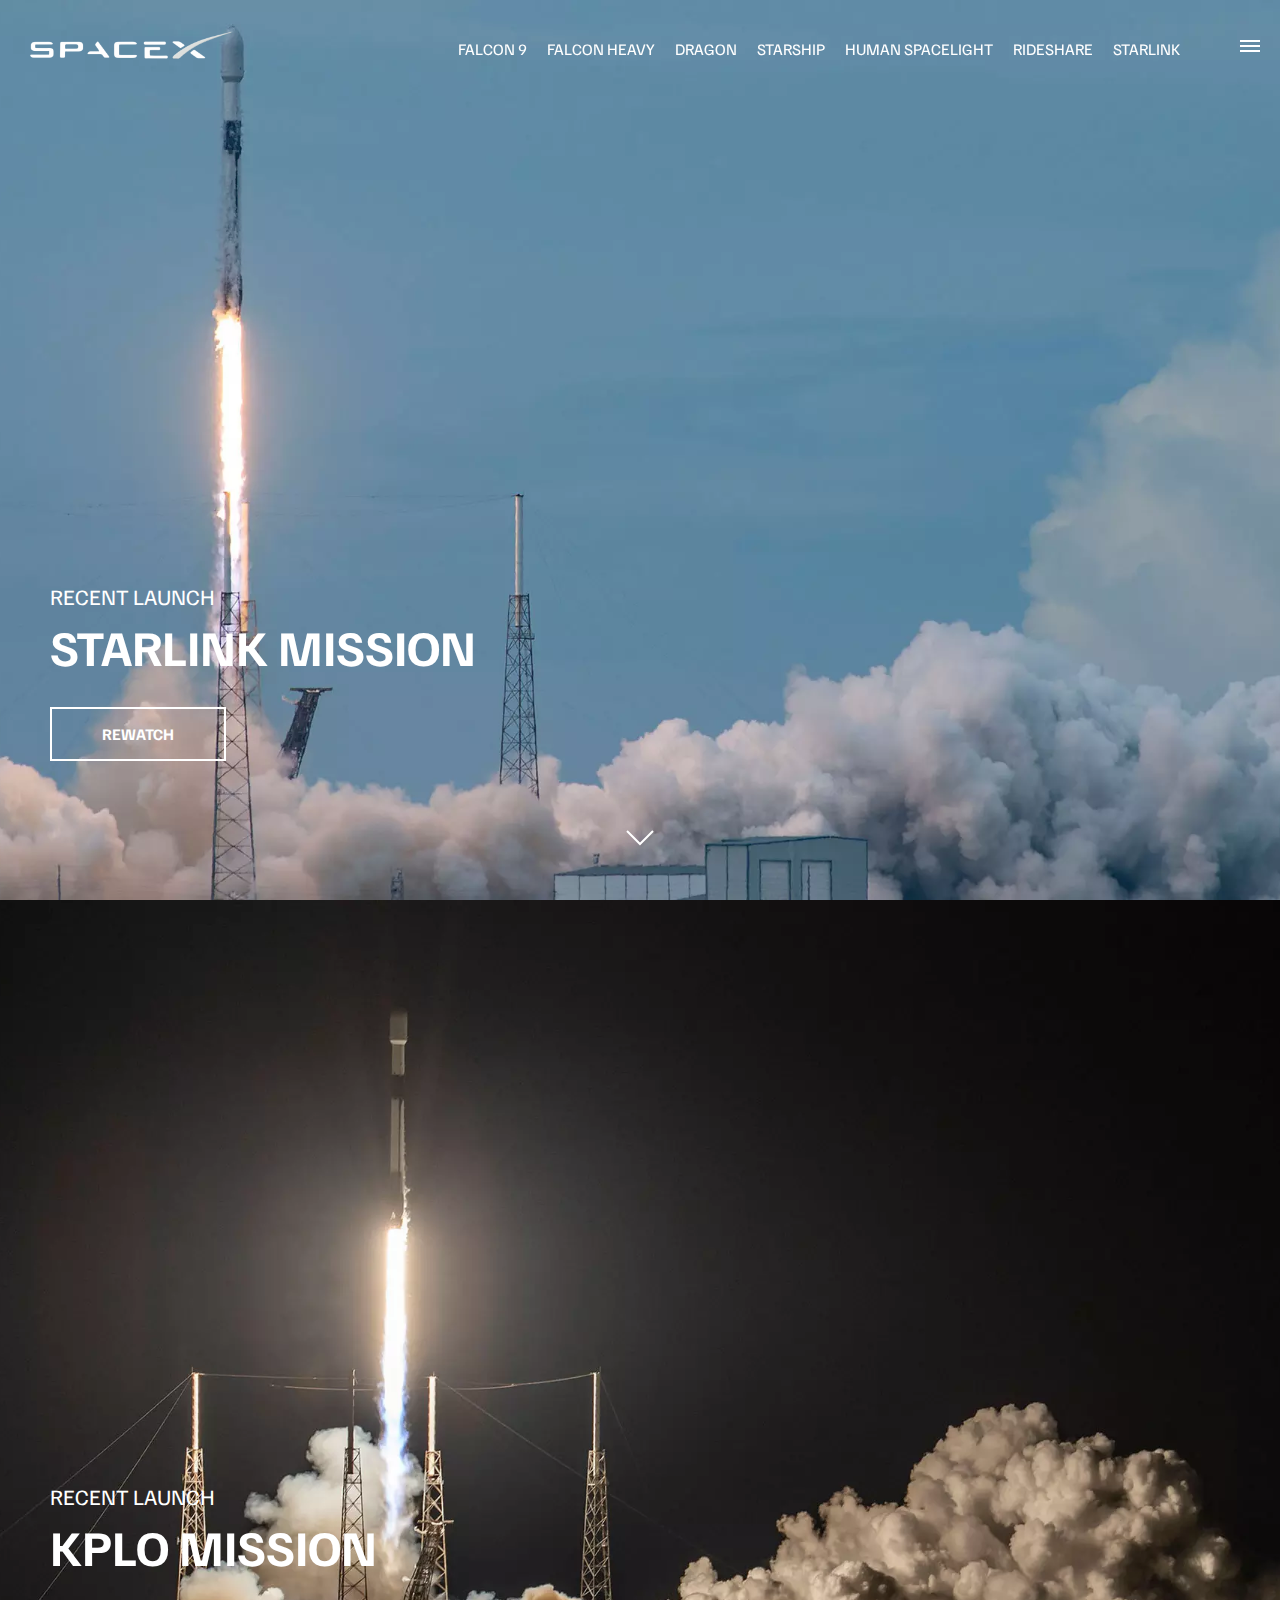
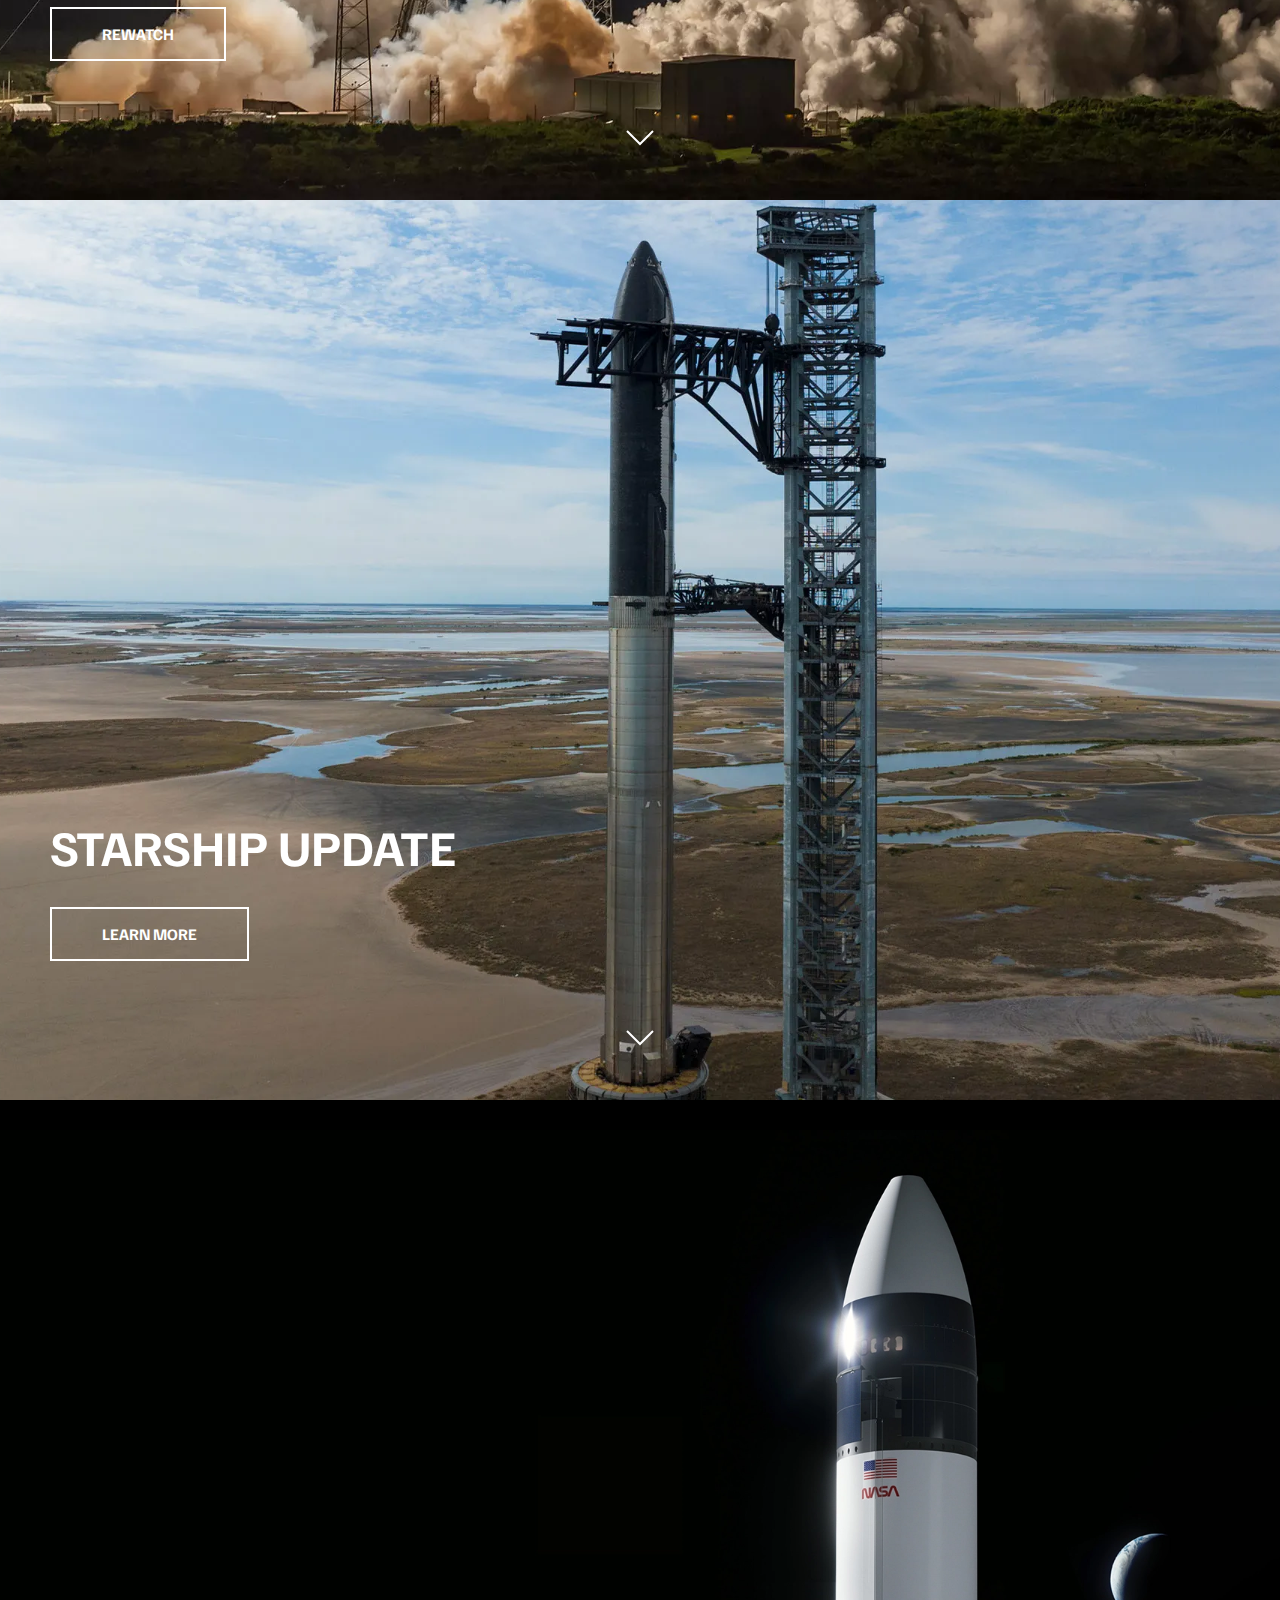
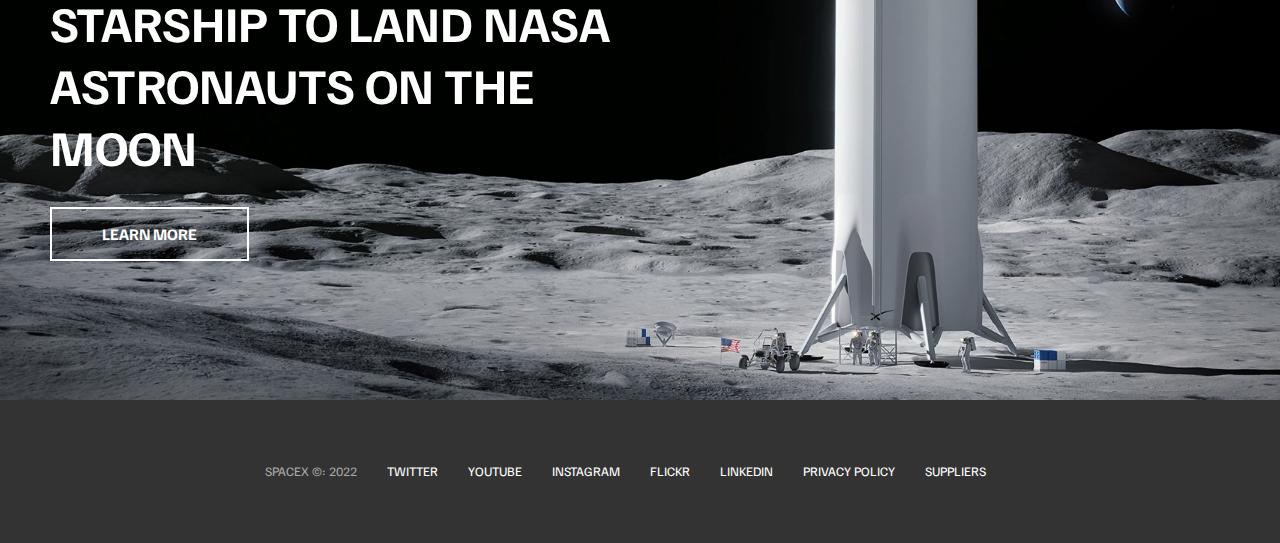
<file: index.html>
<!DOCTYPE html>
<html lang="en">
  <head>
    <meta charset="UTF-8" />
    <meta http-equiv="X-UA-Compatible" content="IE=edge" />
    <meta name="viewport" content="width=device-width, initial-scale=1.0" />
    <link rel="stylesheet" href="style.css" />
    <title>SpaceX Clone</title>
  </head>
  <body>
    <div id="overlay"></div>
    <div id="mobile-menu" class="mobile-main-menu">
      <ul>
        <li class="mobile-only"><a href="falcon9.html">Falcon 9</a></li>
        <li class="mobile-only"><a href="falconheavy.html">falcon Heavy</a></li>
        <li class="mobile-only"><a href="dragon.html">Dragon</a></li>
        <li class="mobile-only"><a href="#">Starship</a></li>
        <li class="mobile-only"><a href="#">Human Spacelight</a></li>
        <li class="mobile-only"><a href="#">RideShare</a></li>
        <li class="mobile-only"><a href="#">Starlink</a></li>

        <li><a href="#">missions</a></li>
        <li><a href="#">launches</a></li>
        <li><a href="#">careers</a></li>
        <li><a href="#">updates</a></li>
        <li><a href="#">shop</a></li>
      </ul>
    </div>
    <header class="main-header">
      <div class="logo">
        <a href="index.html">
          <img src="./img/logo.png" alt="SpaceX" />
        </a>
      </div>
      <nav class="desktop-main-menu">
        <ul>
          <li><a href="falcon9.html">Falcon 9</a></li>
          <li><a href="falconheavy.html">falcon Heavy</a></li>
          <li><a href="dragon.html">Dragon</a></li>
          <li><a href="#">Starship</a></li>
          <li><a href="#">Human Spacelight</a></li>
          <li><a href="#">RideShare</a></li>
          <li><a href="#">Starlink</a></li>
        </ul>
      </nav>
    </header>

    <!-- hamburger menu -->
    <button id="menu-btn" class="hamburger" type="button">
      <span class="hamburger-top"></span>
      <span class="hamburger-middle"></span>
      <span class="hamburger-bottom"></span>
    </button>
    <!-- section A -->
    <section class="section-a">
      <div class="section-inner">
        <h4>recent launch</h4>
        <h2>starlink mission</h2>
        <a href="#" class="btn">
          <div class="hover"></div>
          <span>rewatch</span>
        </a>
      </div>
      <div class="scroll-arrow">
        <svg width="30px" height="20px">
          <path
            stroke="#ffffff"
            fill="none"
            stroke-width="2px"
            d="M2.000,5.000 L15.000,18.000 L28.000,5.000 "
          ></path>
        </svg>
      </div>
    </section>

    <!-- section B -->
    <section class="section-b">
      <div class="section-inner">
        <h4>recent launch</h4>
        <h2>kplo mission</h2>
        <a href="#" class="btn">
          <div class="hover"></div>
          <span>rewatch</span>
        </a>
      </div>
      <div class="scroll-arrow">
        <svg width="30px" height="20px">
          <path
            stroke="#ffffff"
            fill="none"
            stroke-width="2px"
            d="M2.000,5.000 L15.000,18.000 L28.000,5.000 "
          ></path>
        </svg>
      </div>
    </section>

    <!-- section c -->
    <section class="section-c">
      <div class="section-inner">
        <h2>starship update</h2>
        <a href="#" class="btn">
          <div class="hover"></div>
          <span>learn more</span>
        </a>
      </div>
      <div class="scroll-arrow">
        <svg width="30px" height="20px">
          <path
            stroke="#ffffff"
            fill="none"
            stroke-width="2px"
            d="M2.000,5.000 L15.000,18.000 L28.000,5.000 "
          ></path>
        </svg>
      </div>
    </section>

    <!-- section d -->
    <section class="section-d">
      <div class="section-inner">
        <h2>starship to land nasa astronauts on the moon</h2>
        <a href="#" class="btn">
          <div class="hover"></div>
          <span>learn more</span>
        </a>
      </div>
    </section>

    <footer>
      <ul>
        <li>SpaceX &copy: 2022</li>
        <li><a href="#">Twitter</a></li>
        <li><a href="#">YouTube</a></li>
        <li><a href="#">Instagram</a></li>
        <li><a href="#">Flickr</a></li>
        <li><a href="#">LinkedIn</a></li>
        <li><a href="#">Privacy Policy</a></li>
        <li><a href="#">Suppliers</a></li>
      </ul>
    </footer>
    <script src="script.js"></script>
  </body>
</html>
</file>
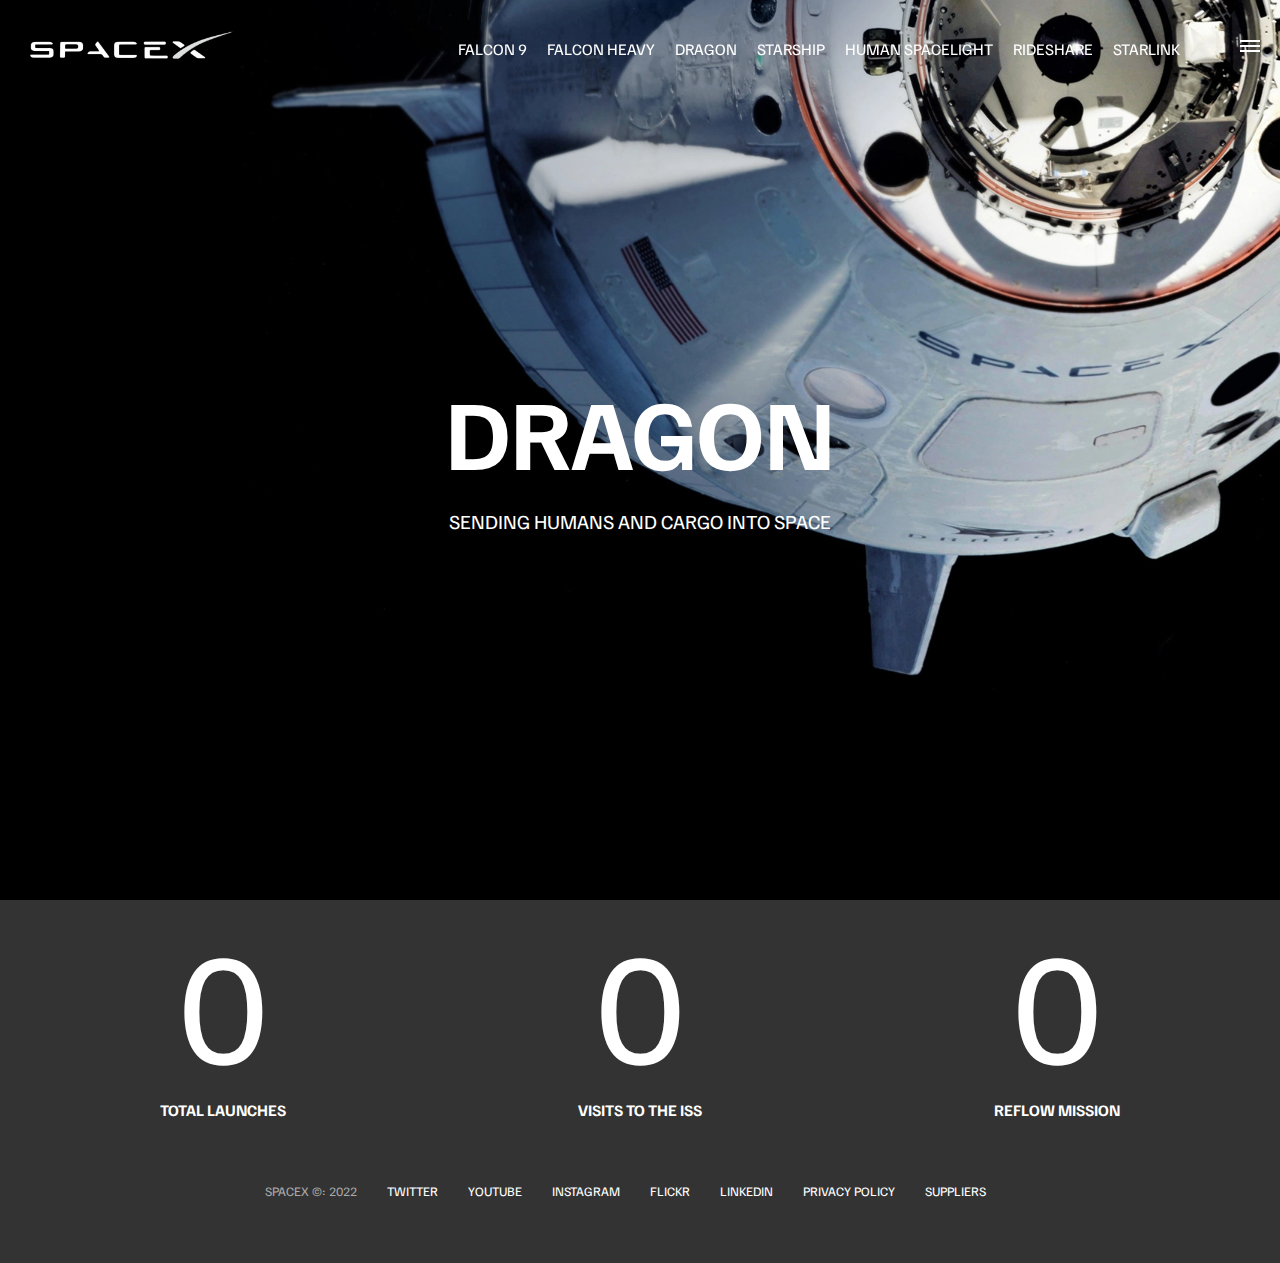
<file: dragon.html>
<!DOCTYPE html>
<html lang="en">
  <head>
    <meta charset="UTF-8" />
    <meta http-equiv="X-UA-Compatible" content="IE=edge" />
    <meta name="viewport" content="width=device-width, initial-scale=1.0" />
    <link rel="stylesheet" href="style.css" />
    <title>Dragon</title>
  </head>
  <body>
    <div id="overlay"></div>
    <div id="mobile-menu" class="mobile-main-menu">
      <ul>
        <li class="mobile-only"><a href="falcon9.html">Falcon 9</a></li>
        <li class="mobile-only"><a href="falconheavy.html">falcon Heavy</a></li>
        <li class="mobile-only"><a href="dragon.html">Dragon</a></li>
        <li class="mobile-only"><a href="#">Starship</a></li>
        <li class="mobile-only"><a href="#">Human Spacelight</a></li>
        <li class="mobile-only"><a href="#">RideShare</a></li>
        <li class="mobile-only"><a href="#">Starlink</a></li>

        <li><a href="#">missions</a></li>
        <li><a href="#">launches</a></li>
        <li><a href="#">careers</a></li>
        <li><a href="#">updates</a></li>
        <li><a href="#">shop</a></li>
      </ul>
    </div>
    <header class="main-header">
      <div class="logo">
        <a href="index.html">
          <img src="./img/logo.png" alt="SpaceX" />
        </a>
      </div>
      <nav class="desktop-main-menu">
        <ul>
          <li><a href="falcon9.html">Falcon 9</a></li>
          <li><a href="falconheavy.html">falcon Heavy</a></li>
          <li><a href="dragon.html">Dragon</a></li>
          <li><a href="#">Starship</a></li>
          <li><a href="#">Human Spacelight</a></li>
          <li><a href="#">RideShare</a></li>
          <li><a href="#">Starlink</a></li>
        </ul>
      </nav>
    </header>

    <!-- hamburger menu -->
    <button id="menu-btn" class="hamburger" type="button">
      <span class="hamburger-top"></span>
      <span class="hamburger-middle"></span>
      <span class="hamburger-bottom"></span>
    </button>
    <!-- section A -->
    <section class="section-animate bg-dragon"></section>
    <div class="section-inner-center">
      <h3>dragon</h3>
      <p>SENDING HUMANS AND CARGO INTO SPACE</p>
    </div>

    <div class="stats">
      <div>
        <span class="counter" data-target="34">0</span>
        <h4>Total launches</h4>
      </div>
      <div>
        <span class="counter" data-target="31">0</span>
        <h4>visits to the iss</h4>
      </div>
      <div>
        <span class="counter" data-target="13">0</span>
        <h4>reflow mission</h4>
      </div>
    </div>

    <footer>
      <ul>
        <li>SpaceX &copy: 2022</li>
        <li><a href="#">Twitter</a></li>
        <li><a href="#">YouTube</a></li>
        <li><a href="#">Instagram</a></li>
        <li><a href="#">Flickr</a></li>
        <li><a href="#">LinkedIn</a></li>
        <li><a href="#">Privacy Policy</a></li>
        <li><a href="#">Suppliers</a></li>
      </ul>
    </footer>
    <script src="script.js"></script>
  </body>
</html>
</file>
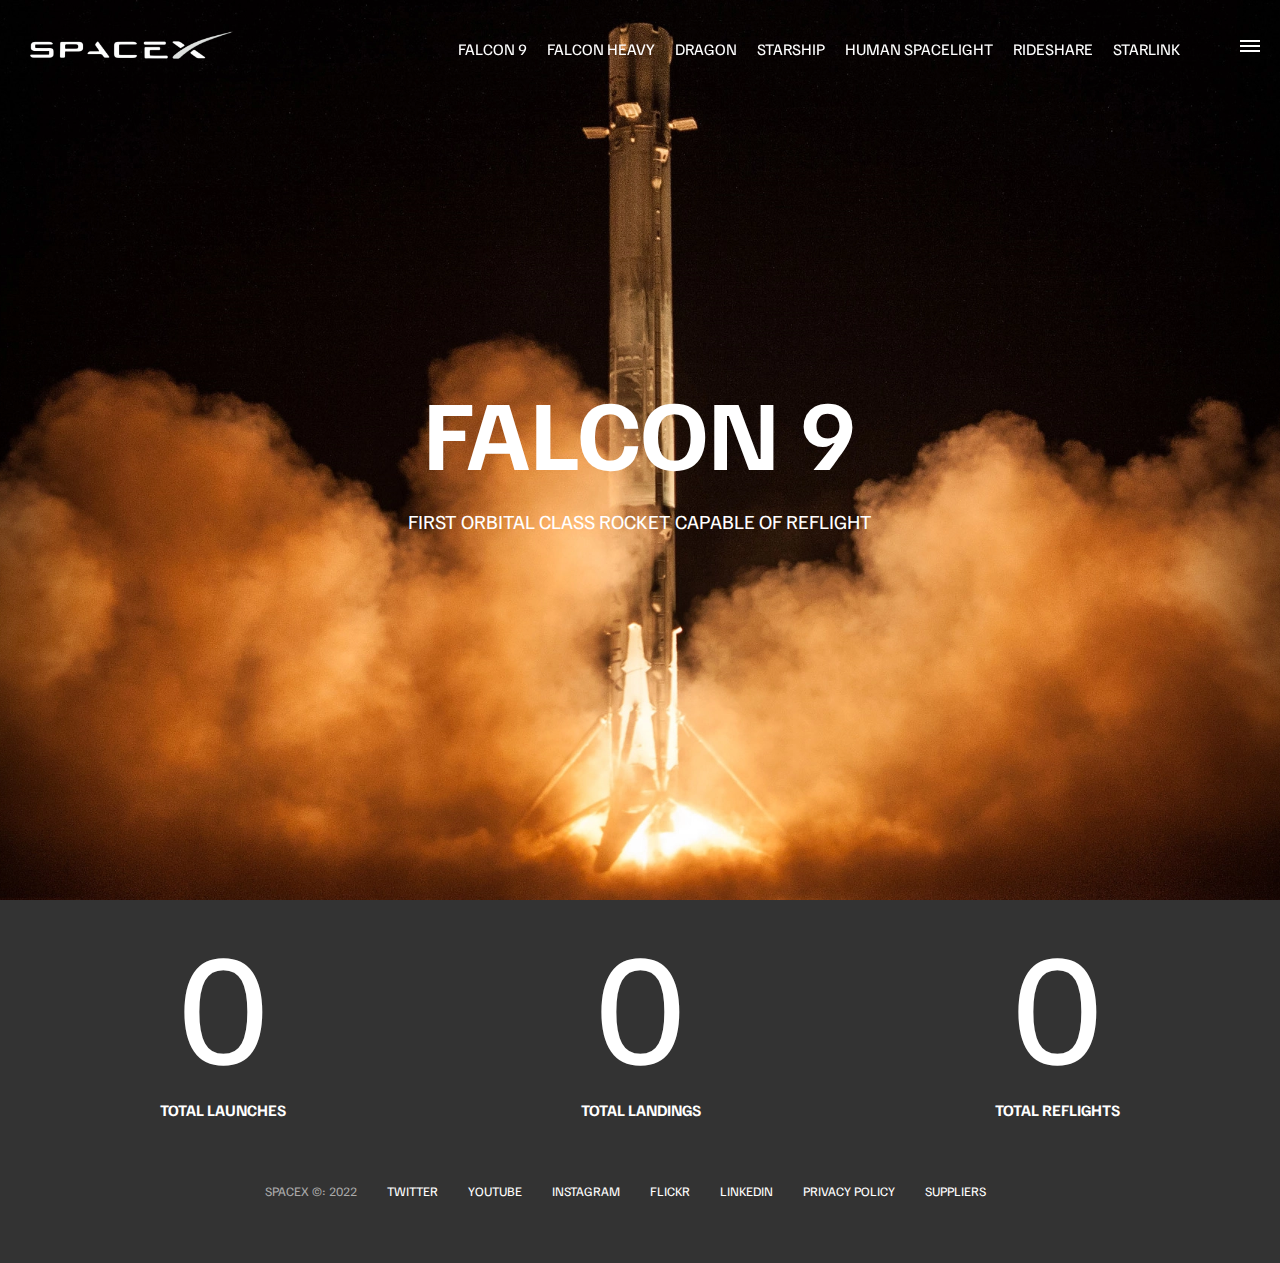
<file: falcon9.html>
<!DOCTYPE html>
<html lang="en">
  <head>
    <meta charset="UTF-8" />
    <meta http-equiv="X-UA-Compatible" content="IE=edge" />
    <meta name="viewport" content="width=device-width, initial-scale=1.0" />
    <link rel="stylesheet" href="style.css" />
    <title>Falcon 9</title>
  </head>
  <body>
    <div id="overlay"></div>
    <div id="mobile-menu" class="mobile-main-menu">
      <ul>
        <li class="mobile-only"><a href="falcon9.html">Falcon 9</a></li>
        <li class="mobile-only"><a href="falconheavy.html">falcon Heavy</a></li>
        <li class="mobile-only"><a href="dragon.html">Dragon</a></li>
        <li class="mobile-only"><a href="#">Starship</a></li>
        <li class="mobile-only"><a href="#">Human Spacelight</a></li>
        <li class="mobile-only"><a href="#">RideShare</a></li>
        <li class="mobile-only"><a href="#">Starlink</a></li>

        <li><a href="#">missions</a></li>
        <li><a href="#">launches</a></li>
        <li><a href="#">careers</a></li>
        <li><a href="#">updates</a></li>
        <li><a href="#">shop</a></li>
      </ul>
    </div>
    <header class="main-header">
      <div class="logo">
        <a href="index.html">
          <img src="./img/logo.png" alt="SpaceX" />
        </a>
      </div>
      <nav class="desktop-main-menu">
        <ul>
          <li><a href="falcon9.html">Falcon 9</a></li>
          <li><a href="falconheavy.html">falcon Heavy</a></li>
          <li><a href="dragon.html">Dragon</a></li>
          <li><a href="#">Starship</a></li>
          <li><a href="#">Human Spacelight</a></li>
          <li><a href="#">RideShare</a></li>
          <li><a href="#">Starlink</a></li>
        </ul>
      </nav>
    </header>

    <!-- hamburger menu -->
    <button id="menu-btn" class="hamburger" type="button">
      <span class="hamburger-top"></span>
      <span class="hamburger-middle"></span>
      <span class="hamburger-bottom"></span>
    </button>
    <!-- section A -->
    <section class="section-animate bg-falcon-9">

    </section>
    <div class="section-inner-center">
     <h3>falcon 9</h3>
     <p>FIRST ORBITAL CLASS ROCKET CAPABLE OF REFLIGHT</p>
    </div>

    <div class="stats">
     <div>
      <span class="counter" data-target="3">0</span>
      <h4>Total launches</h4>
     </div>
     <div>
      <span class="counter" data-target="7">0</span>
      <h4>Total landings</h4>
     </div>
     <div>
      <span class="counter" data-target="4">0</span>
      <h4>Total reflights</h4>
     </div>
    </div>

    <footer>
      <ul>
        <li>SpaceX &copy: 2022</li>
        <li><a href="#">Twitter</a></li>
        <li><a href="#">YouTube</a></li>
        <li><a href="#">Instagram</a></li>
        <li><a href="#">Flickr</a></li>
        <li><a href="#">LinkedIn</a></li>
        <li><a href="#">Privacy Policy</a></li>
        <li><a href="#">Suppliers</a></li>
      </ul>
    </footer>
    <script src="script.js"></script>
  </body>
</html>
</file>
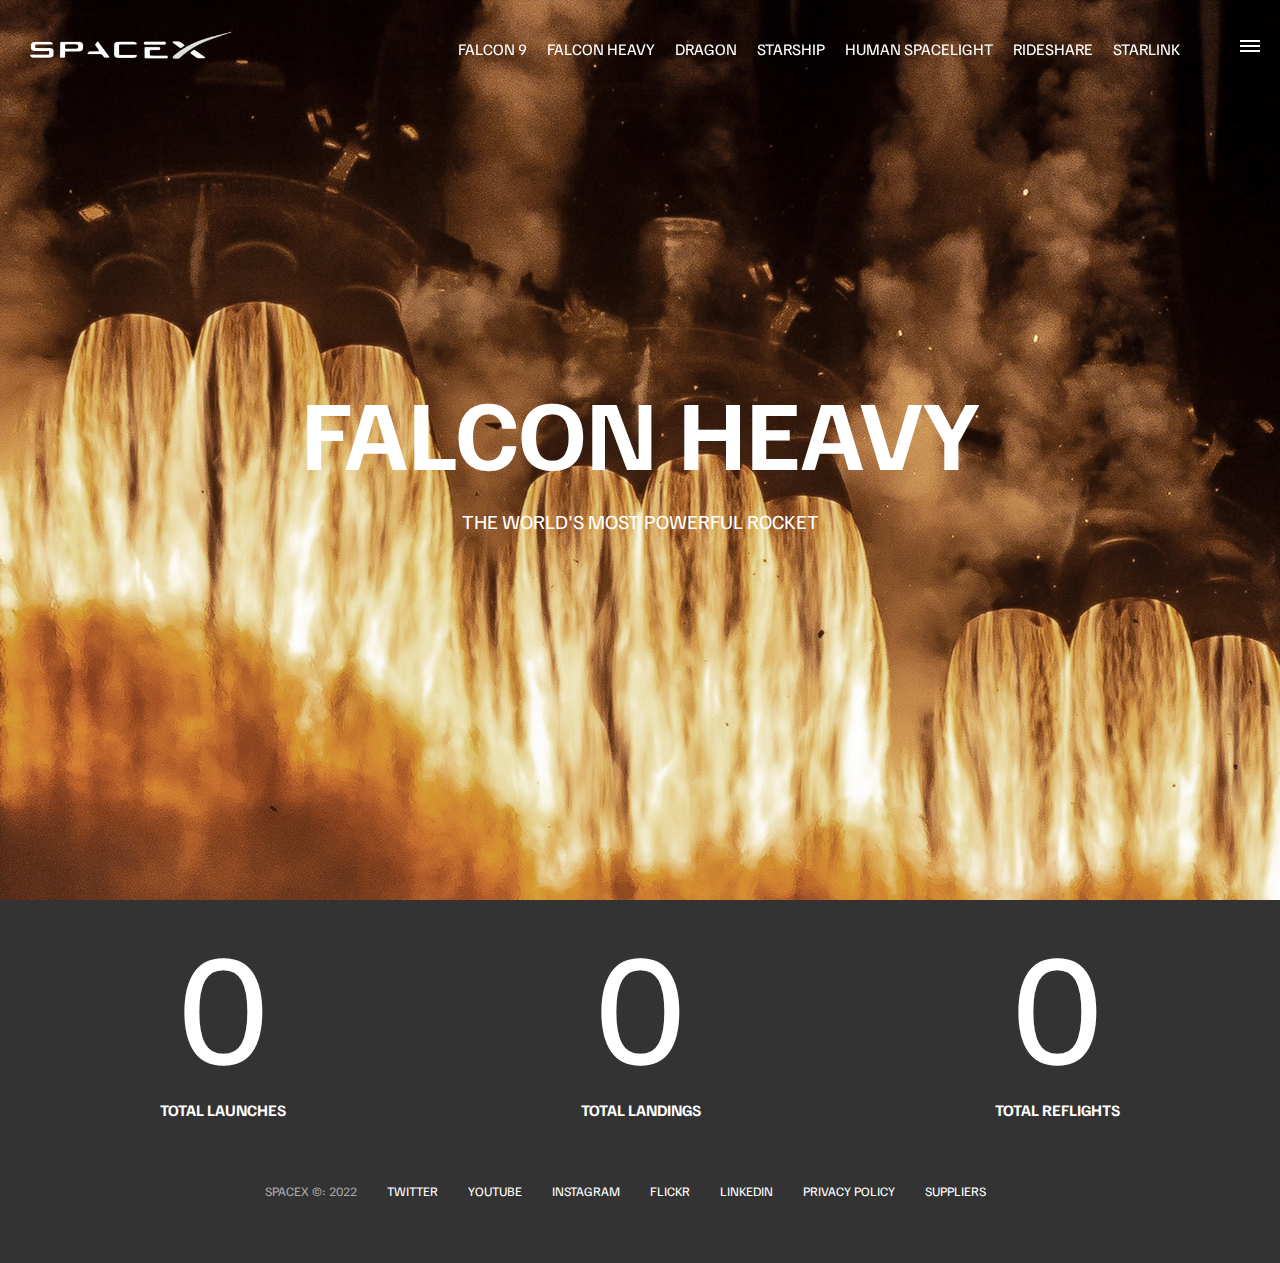
<file: falconheavy.html>
<!DOCTYPE html>
<html lang="en">
  <head>
    <meta charset="UTF-8" />
    <meta http-equiv="X-UA-Compatible" content="IE=edge" />
    <meta name="viewport" content="width=device-width, initial-scale=1.0" />
    <link rel="stylesheet" href="style.css" />
    <title>Falcon Heavy</title>
  </head>
  <body>
    <div id="overlay"></div>
    <div id="mobile-menu" class="mobile-main-menu">
      <ul>
        <li class="mobile-only"><a href="falcon9.html">Falcon 9</a></li>
        <li class="mobile-only"><a href="falconheavy.html">falcon Heavy</a></li>
        <li class="mobile-only"><a href="dragon.html">Dragon</a></li>
        <li class="mobile-only"><a href="#">Starship</a></li>
        <li class="mobile-only"><a href="#">Human Spacelight</a></li>
        <li class="mobile-only"><a href="#">RideShare</a></li>
        <li class="mobile-only"><a href="#">Starlink</a></li>

        <li><a href="#">missions</a></li>
        <li><a href="#">launches</a></li>
        <li><a href="#">careers</a></li>
        <li><a href="#">updates</a></li>
        <li><a href="#">shop</a></li>
      </ul>
    </div>
    <header class="main-header">
      <div class="logo">
        <a href="index.html">
          <img src="./img/logo.png" alt="SpaceX" />
        </a>
      </div>
      <nav class="desktop-main-menu">
        <ul>
          <li><a href="falcon9.html">Falcon 9</a></li>
          <li><a href="falconheavy.html">falcon Heavy</a></li>
          <li><a href="dragon.html">Dragon</a></li>
          <li><a href="#">Starship</a></li>
          <li><a href="#">Human Spacelight</a></li>
          <li><a href="#">RideShare</a></li>
          <li><a href="#">Starlink</a></li>
        </ul>
      </nav>
    </header>

    <!-- hamburger menu -->
    <button id="menu-btn" class="hamburger" type="button">
      <span class="hamburger-top"></span>
      <span class="hamburger-middle"></span>
      <span class="hamburger-bottom"></span>
    </button>
    <!-- section A -->
    <section class="section-animate bg-falcon-heavy">

    </section>
    <div class="section-inner-center">
     <h3>falcon heavy</h3>
     <p>THE WORLD'S MOST POWERFUL ROCKET</p>
    </div>

    <div class="stats">
     <div>
      <span class="counter" data-target="3">0</span>
      <h4>Total launches</h4>
     </div>
     <div>
      <span class="counter" data-target="7">0</span>
      <h4>Total landings</h4>
     </div>
     <div>
      <span class="counter" data-target="4">0</span>
      <h4>Total reflights</h4>
     </div>
    </div>

    <footer>
      <ul>
        <li>SpaceX &copy: 2022</li>
        <li><a href="#">Twitter</a></li>
        <li><a href="#">YouTube</a></li>
        <li><a href="#">Instagram</a></li>
        <li><a href="#">Flickr</a></li>
        <li><a href="#">LinkedIn</a></li>
        <li><a href="#">Privacy Policy</a></li>
        <li><a href="#">Suppliers</a></li>
      </ul>
    </footer>
    <script src="script.js"></script>
  </body>
</html>
</file>
<file: style.css>
@import url('https://fonts.googleapis.com/css2?family=Familjen+Grotesk:wght@400;600;700&display=swap');

*,
*::before,
*::after {
  margin: 0;
  padding: 0;
  box-sizing: border-box;
}

body {
  font-family: 'Familjen Grotesk', sans-serif;
  background: #333;
  color: #fff;
}

a {
  text-decoration: none;
  color: #fff;
}

ul {
  list-style: none;
}

/* header-navbar */
.main-header {
  position: fixed;
  top: 0;
  left: 0;
  width: 100%;
  z-index: 3;
  display: flex;
  justify-content: space-between;
  align-items: center;
  text-transform: uppercase;
  height: 100px;
  padding: 0 30px;
}

.logo {
  width: 210px;
  height: auto;
}

.logo img {
  display: block;
  width: 100%;
  height: auto;
}

/* desktop-menu */
.desktop-main-menu {
  margin-right: 50px;
}

.desktop-main-menu ul {
  display: flex;
}

.desktop-main-menu ul li {
  position: relative;
  margin-right: 20px;
  padding-bottom: 2px;
}

/* menu-item bottom border */
.desktop-main-menu ul li a::after {
  content: '';
  position: absolute;
  bottom: 0;
  left: 0;
  width: 100%;
  height: 1px;
  background: #fff;
  transform: scaleX(0);
  transition: transform 0.6s cubic-bezier(0.19, 1, 0.22, 1);
  transform-origin: right center;
}

.desktop-main-menu ul li a:hover::after {
  transform: scaleX(1);
  transform-origin: left center;
  transition-duration: 0.4s;
}

/* sections */
section {
  position: relative;
  height: 100vh;
  background-position: center center;
  background-repeat: no-repeat;
  background-size: cover;
  text-transform: uppercase;
}

.section-inner {
  position: absolute;
  bottom: 15%;
  left: 50px;
  max-width: 560px;
}

.section-inner h4 {
  font-size: 22px;
  margin-bottom: 5px;
  font-weight: 300;
  animation: fadeInUp 0.5s ease-in-out;
}

.section-inner h2 {
  font-size: 50px;
  font-weight: 700;
  margin-bottom: 20px;
  animation: fadeInUp 0.5s ease-in-out 0.2s;
  animation-fill-mode: both; /*Stop from showing at start*/
}

.section-inner a {
  animation: fadeInUp 0.5s ease-in-out 0.4s;
  animation-fill-mode: both; /* Stop from showing at start*/
}

/* background images */
.section-a {
  background-image: url('./img/section-a1.webp');
}
.section-b {
  background-image: url('./img/section-b1.webp');
}
.section-c {
  background-image: url('./img/section-c1.webp');
}
.section-d {
  background-image: url('./img/section-d1.webp');
}

.btn {
  position: relative;
  display: inline-block;
  cursor: pointer;
  text-align: center;
  min-width: 130px;
  padding: 15px 50px;
  margin-top: 10px;
  border: 2px solid #fff;
  text-transform: uppercase;
  font-weight: bold;
  overflow: hidden;
  z-index: 2;
}

.btn:hover span {
  color: #333;
}

.btn .hover {
  position: absolute;
  top: 0;
  left: 0;
  width: 100%;
  height: 100%;
  background-color: #fff;
  color: #000;
  z-index: -1;
  transform: translateY(100%);
}

.btn:hover .hover {
  transform: translateY(0);
  transition: transform 0.6s cubic-bezier(0.19, 1, 0.22, 1);
}

.scroll-arrow {
  position: absolute;
  bottom: 50px;
  left: 50%;
  transform: translateX(-50%);
  animation: fadeBounce 5s infinite;
}

/* footer */
footer {
  position: relative;
  padding: 55px 0;
}

footer ul {
  display: flex;
  justify-content: center;
  align-items: center;
  flex-wrap: wrap;
}

footer ul li {
  margin-right: 30px;
  color: #aaa;
  text-transform: uppercase;
  font-size: 13px;
  line-height: 2.5;
}

footer ul li a {
  color: #fff;
  transition: color 0.6s;
}

footer ul li a:hover {
  color: #aaa;
}

/* hamburger menu */
.hamburger {
  position: fixed;
  top: 40px;
  right: 20px;
  z-index: 10;
  cursor: pointer;
  width: 20px;
  height: 20px;
  background: none;
  border: none;
}

.hamburger-top,
.hamburger-middle,
.hamburger-bottom {
  position: absolute;
  width: 20px;
  height: 2px;
  top: 0;
  left: 0;
  background: #fff;
  transition: all 0.5s;
}

.hamburger-middle {
  transform: translateY(5px);
}

.hamburger-bottom {
  transform: translateY(10px);
}

/* overlay */
.overlay-show {
  position: fixed;
  top: 0;
  left: 0;
  width: 100%;
  height: 100%;
  background-color: rgba(0, 0, 0, 0.5);
  z-index: 3;
}

/* hide mobile main menu items */
.mobile-only{
  display: none;
}

/* stop body scroll */
.stop-scrolling {
  overflow: hidden;
}

/* transition hamburger to X when open */
.open {
  transform: rotate(90deg);
}

.open .hamburger-top {
  transform: rotate(45deg) translateY(6px) translateX(6px);
}

.open .hamburger-middle {
  display: none;
}

.open .hamburger-bottom {
  transform: rotate(-45deg) translateY(6px) translateX(-6px);
}

/* mobile menu */
.mobile-main-menu{
  position: fixed;
  top: 0;
  right: 0;
  width: 350px;
  height: 100%;
  z-index: 4;
  background-color: #333;
  display: flex;
  align-items: center;
  justify-content: center;
  transform: translateX(100%);
  transition: transform 0.6s cubic-bezier(0.19, 1, 0.22, 1);
}

/* bring menu from right */
.show-menu{
  transform: translateX(0);
}


.mobile-main-menu ul{
  display: flex;
  flex-direction: column;
  align-items: end;
  justify-content: center;
  padding: 50px;
  width: 100%;
}

.mobile-main-menu ul li{
  margin: 20px;
  font-size: 18px;
  text-transform: uppercase;
  border-bottom: 1px #555 dotted;
  width: 100%;
  text-align: right;
  padding-bottom: 8px;
}

.mobile-main-menu ul li a{
  color: #fff;
  transition: color 0.6s;
}

.mobile-main-menu ul li a:hover{
  color: #aaa;
}

/* inner pages */
.bg-falcon-9{
  background-image: url('./img/falcon-9.webp');
}
.bg-falcon-heavy{
  background-image: url('./img/falcon-heavy.webp');
}
.bg-dragon{
  background-image: url('./img/dragon.webp');
}

.section-animate{
  animation: fadeIn 2s ease-in-out;
}

.section-inner-center {
  position: absolute;
  top: 50%;
  left: 50%;
  transform: translate(-50%, -50%);
  text-transform: uppercase;
  text-align: center;
  width: 80%;
}

.section-inner-center h3 {
  font-size: 100px;
  margin-bottom: 15px;
  animation: fadeInUp 0.5s ease-in-out;
}

.section-inner-center p {
  font-size: 20px;
  animation: fadeInUp 0.5s ease-in-out 0.2s;
  animation-fill-mode: both;
}

/* stats */
.stats{
  max-width: 960px;
  margin: 0 auto;
  display: flex;
  align-items: center;
  justify-content: space-between;
  text-align: center;
  text-transform: uppercase;
}

.stats div span{
  font-size: 160px;
}

.stats div span h4{
  font-size: 24px;
  font-weight: 300;
}

/* animations */
@keyframes fadeInUp {
  0% {
    opacity: 0;
    transform: translateY(140px);
  }

  100% {
    opacity: 1;
    transform: translateY(0);
  }
}

@keyframes fadeIn {
  0% {
    opacity: 0;
  }

  100% {
    opacity: 1;
    transform: translateY(0);
  }
}

@keyframes fadeBounce {
  0%,
  20%,
  50%,
  80%,
  100% {
    opacity: 0;
    transform: translateY(-20px);
  }

  40% {
    opacity: 1;
    transform: translateY(0);
  }
}

/* media queries */
@media (max-width: 960px) {
  /* hide desktop menu */
  .desktop-main-menu {
    display: none;
  }
  /* show main mobile items */
  .mobile-only{
    display: block;
  }

  .section-inner-center h3{
    font-size: 75px;
  }
}

@media (max-width: 600px) {
  .section-inner {
    bottom: 75px;
    left: 20px;
  }

  .section-inner h2 {
    font-size: 40px;
  }

  footer ul li:first-child {
    position: absolute;
    top: 30px;
    left: 50%;
    transform: translate(-50%, -50%);
  }

  footer ul li {
    margin-right: 15px;
  }

  .logo {
    width: 150px;
    margin: auto;
  }


  .section-inner-center h3{
    font-size: 50px;
  }

  /* stats */
  .stats{
    flex-direction: column;
  }

  .stats div{
    margin-bottom: 20px;
  }
}
</file>
